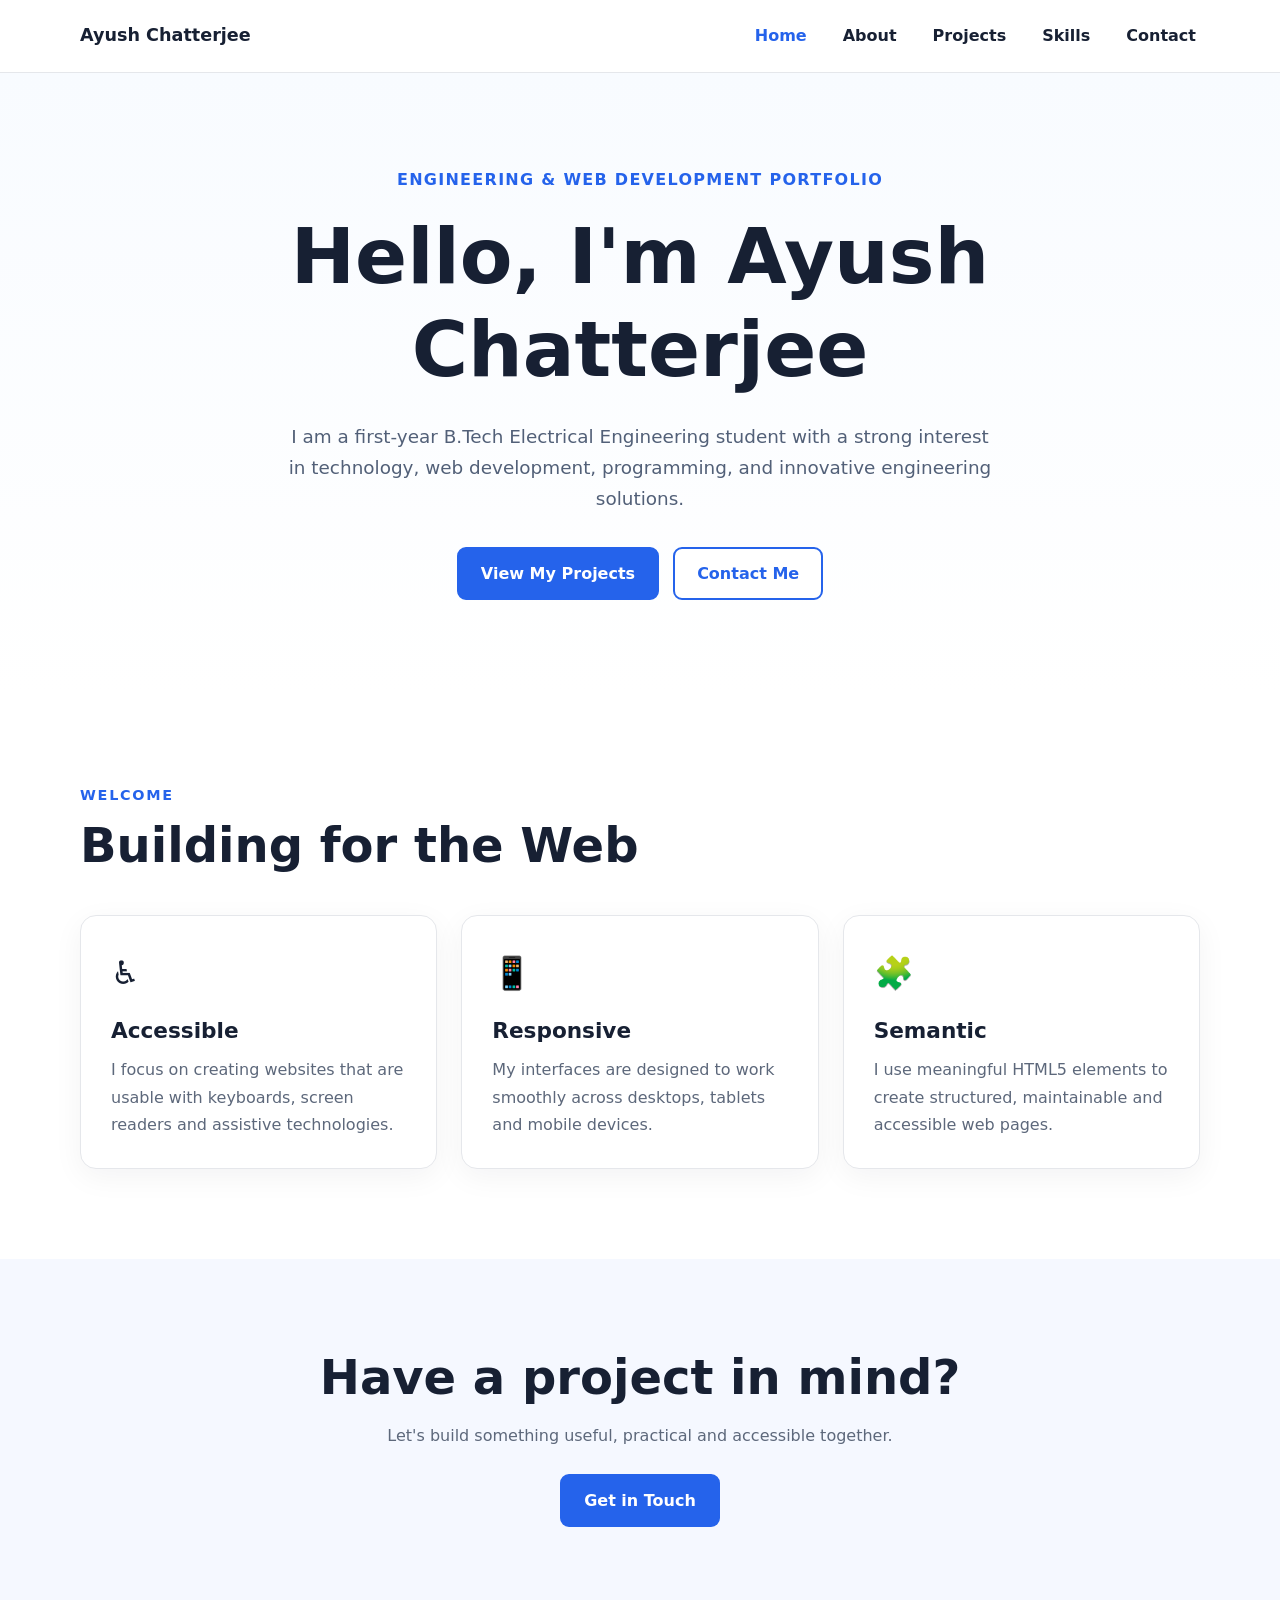
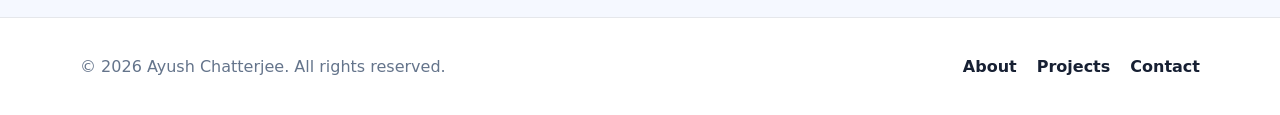
<file: index.html>
<!DOCTYPE html>
<html lang="en">
<head>
    <meta charset="UTF-8">
    <meta name="viewport" content="width=device-width, initial-scale=1.0">

    <title>Ayush Chatterjee | Engineering & Web Development Portfolio</title>

    <meta name="description"
        content="Ayush Chatterjee is a first-year B.Tech Electrical Engineering student interested in web development, technology and innovative engineering solutions.">

    <meta name="robots" content="index, follow">
    <meta name="author" content="Ayush Chatterjee">

    <meta property="og:title" content="Ayush Chatterjee | Portfolio">
    <meta property="og:description"
        content="Engineering student and technology enthusiast building practical digital projects.">
    <meta property="og:type" content="website">

    <link rel="stylesheet" href="style.css">
</head>

<body>

<a class="skip-link" href="#main-content">Skip to main content</a>

<header class="site-header">
    <nav class="navbar" aria-label="Main navigation">
        <div class="nav-container">

            <div class="nav-title">
                <a href="index.html" aria-label="Ayush Chatterjee home">
                    Ayush Chatterjee
                </a>
            </div>

            <button
                class="menu-toggle"
                id="menuToggle"
                type="button"
                aria-label="Open navigation menu"
                aria-expanded="false"
                aria-controls="main-menu">
                ☰
            </button>

            <ul class="nav-menu" id="main-menu">
                <li><a href="index.html" aria-current="page">Home</a></li>
                <li><a href="about.html">About</a></li>
                <li><a href="projects.html">Projects</a></li>
                <li><a href="skills.html">Skills</a></li>
                <li><a href="contact.html">Contact</a></li>
            </ul>

        </div>
    </nav>
</header>

<main id="main-content">

    <section class="hero" aria-labelledby="hero-title">

        <div class="container hero-content">

            <p class="eyebrow">Engineering &amp; Web Development Portfolio</p>

            <h1 id="hero-title">
                Hello, I'm Ayush Chatterjee
            </h1>

            <p class="hero-text">
                I am a first-year B.Tech Electrical Engineering student with
                a strong interest in technology, web development, programming,
                and innovative engineering solutions.
            </p>

            <div class="hero-buttons">
                <a class="button primary-button" href="projects.html">
                    View My Projects
                </a>

                <a class="button secondary-button" href="contact.html">
                    Contact Me
                </a>
            </div>

        </div>

    </section>


    <section class="features section" aria-labelledby="features-title">

        <div class="container">

            <p class="section-label">Welcome</p>

            <h2 id="features-title">Building for the Web</h2>

            <div class="feature-grid">

                <article class="feature-card">
                    <span class="feature-icon" aria-hidden="true">♿</span>

                    <h3>Accessible</h3>

                    <p>
                        I focus on creating websites that are usable with
                        keyboards, screen readers and assistive technologies.
                    </p>
                </article>

                <article class="feature-card">
                    <span class="feature-icon" aria-hidden="true">📱</span>

                    <h3>Responsive</h3>

                    <p>
                        My interfaces are designed to work smoothly across
                        desktops, tablets and mobile devices.
                    </p>
                </article>

                <article class="feature-card">
                    <span class="feature-icon" aria-hidden="true">🧩</span>

                    <h3>Semantic</h3>

                    <p>
                        I use meaningful HTML5 elements to create structured,
                        maintainable and accessible web pages.
                    </p>
                </article>

            </div>

        </div>

    </section>


    <section class="cta-section" aria-labelledby="cta-title">

        <div class="container">

            <h2 id="cta-title">Have a project in mind?</h2>

            <p>
                Let's build something useful, practical and accessible
                together.
            </p>

            <a class="button primary-button" href="contact.html">
                Get in Touch
            </a>

        </div>

    </section>

</main>


<footer class="site-footer">

    <div class="container footer-content">

        <p>
            &copy; 2026 Ayush Chatterjee. All rights reserved.
        </p>

        <nav aria-label="Footer navigation">
            <ul class="footer-links">
                <li><a href="about.html">About</a></li>
                <li><a href="projects.html">Projects</a></li>
                <li><a href="contact.html">Contact</a></li>
            </ul>
        </nav>

    </div>

</footer>

<script src="script.js"></script>

</body>
</html>
</file>
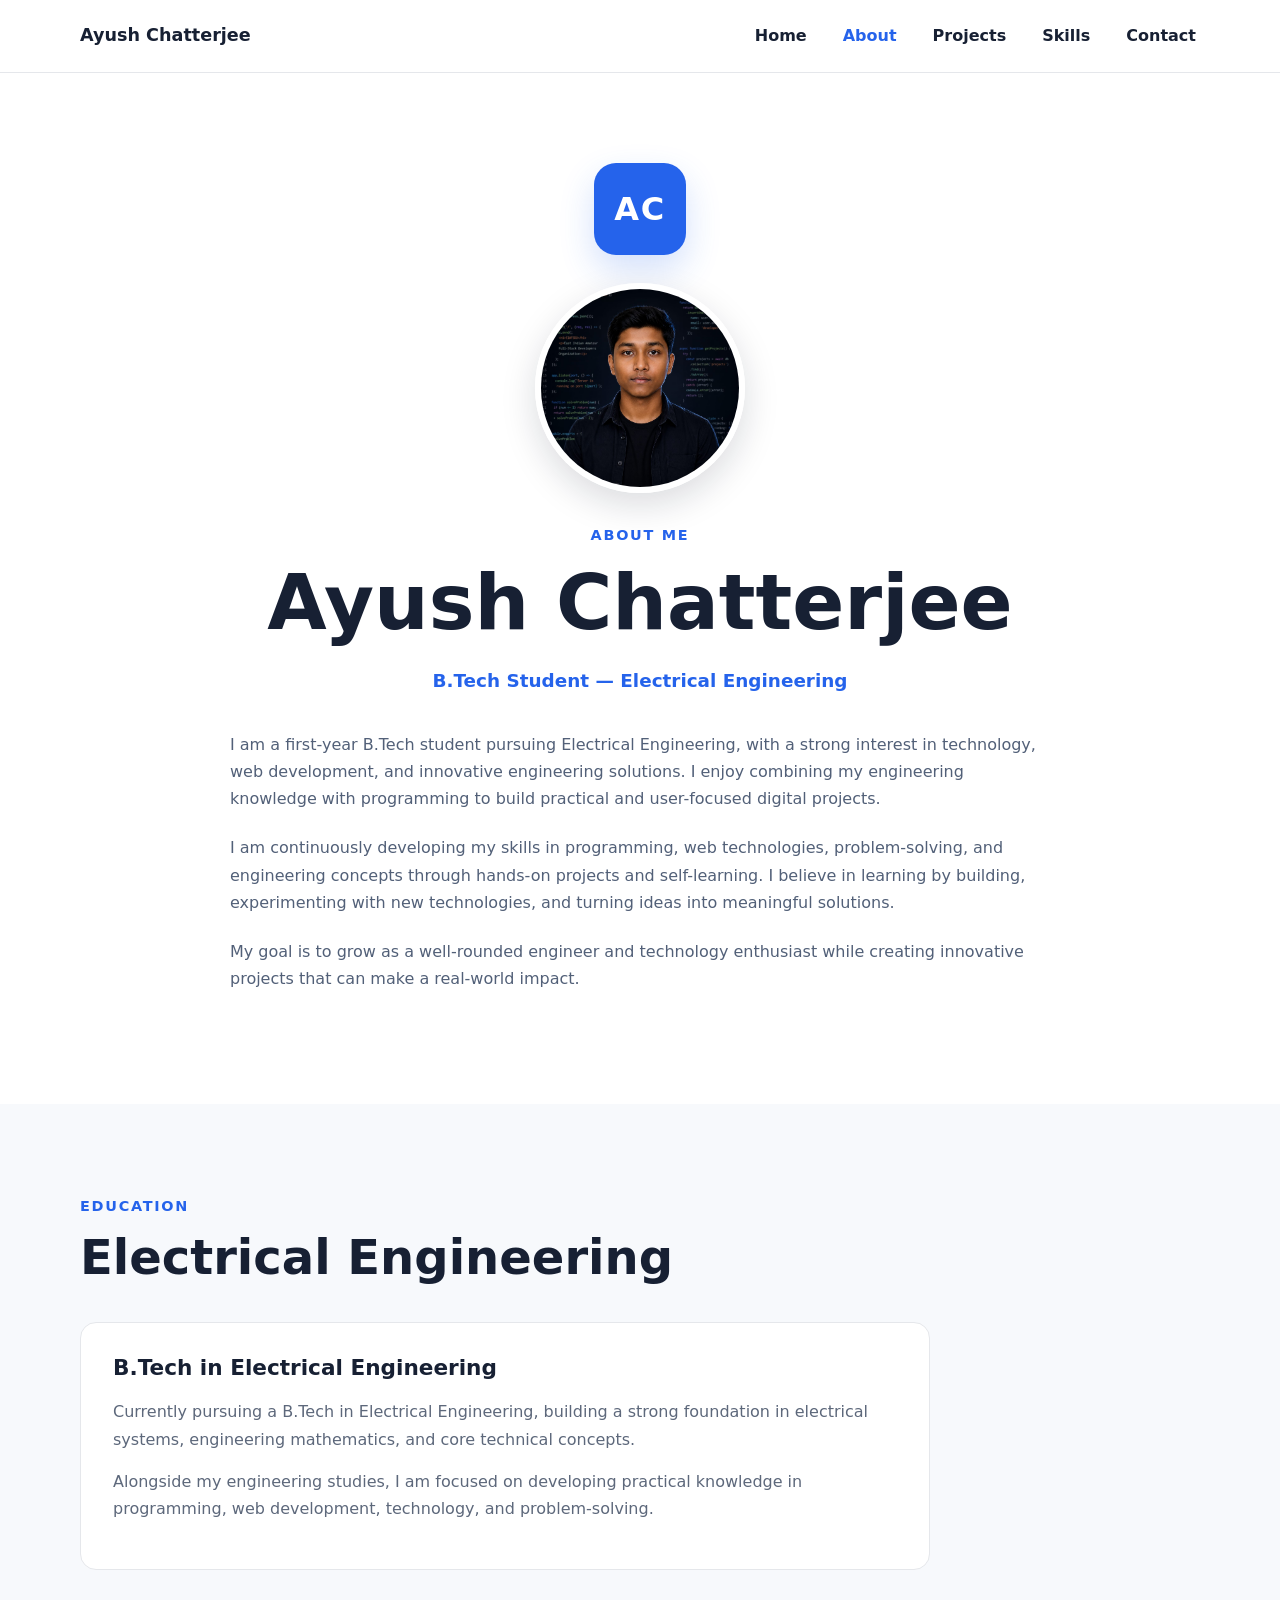
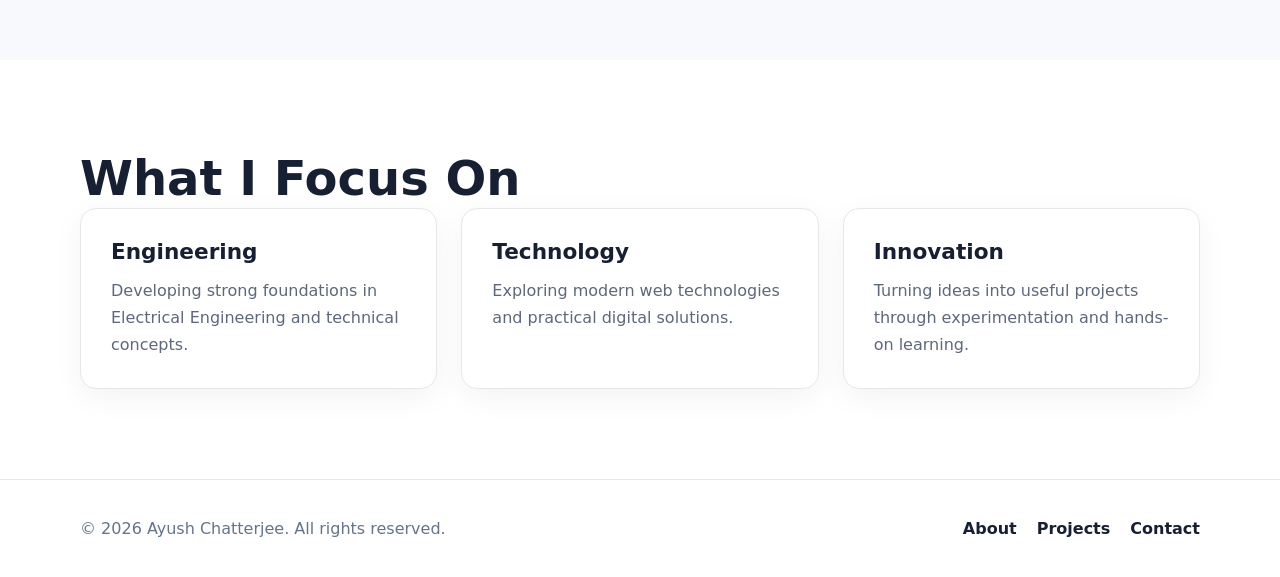
<file: about.html>
<!DOCTYPE html>
<html lang="en">
<head>
    <meta charset="UTF-8">
    <meta name="viewport" content="width=device-width, initial-scale=1.0">

    <title>About Ayush Chatterjee | Electrical Engineering Student</title>

    <meta name="description"
        content="Learn about Ayush Chatterjee, a first-year B.Tech Electrical Engineering student interested in technology, programming and web development.">

    <meta name="robots" content="index, follow">
    <meta name="author" content="Ayush Chatterjee">

    <meta property="og:title" content="About Ayush Chatterjee">
    <meta property="og:description"
        content="Electrical Engineering student and technology enthusiast.">
    <meta property="og:type" content="website">

    <link rel="stylesheet" href="style.css">
</head>

<body>

<a class="skip-link" href="#main-content">Skip to main content</a>

<header class="site-header">

    <nav class="navbar" aria-label="Main navigation">

        <div class="nav-container">

            <div class="nav-title">
                <a href="index.html" aria-label="Ayush Chatterjee home">
                    Ayush Chatterjee
                </a>
            </div>

            <button
                class="menu-toggle"
                id="menuToggle"
                type="button"
                aria-label="Open navigation menu"
                aria-expanded="false"
                aria-controls="main-menu">
                ☰
            </button>

            <ul class="nav-menu" id="main-menu">
                <li><a href="index.html">Home</a></li>
                <li><a href="about.html" aria-current="page">About</a></li>
                <li><a href="projects.html">Projects</a></li>
                <li><a href="skills.html">Skills</a></li>
                <li><a href="contact.html">Contact</a></li>
            </ul>

        </div>

    </nav>

</header>


<main id="main-content">

    <section class="about-hero section" aria-labelledby="about-title">

        <div class="container">

            <!-- Logo is intentionally placed on the About page -->
            <div class="about-logo" aria-label="Ayush Chatterjee logo">
                AC
            </div>

            <div class="profile-image-wrapper">
                <img
                    src="ayush.png"
                    alt="Portrait of Ayush Chatterjee"
                    class="profile-image">
            </div>

            <p class="section-label">About Me</p>

            <h1 id="about-title">Ayush Chatterjee</h1>

            <p class="profile-role">
                B.Tech Student — Electrical Engineering
            </p>

            <div class="about-text">

                <p>
                    I am a first-year B.Tech student pursuing Electrical
                    Engineering, with a strong interest in technology,
                    web development, and innovative engineering solutions.
                    I enjoy combining my engineering knowledge with
                    programming to build practical and user-focused
                    digital projects.
                </p>

                <p>
                    I am continuously developing my skills in programming,
                    web technologies, problem-solving, and engineering
                    concepts through hands-on projects and self-learning.
                    I believe in learning by building, experimenting with
                    new technologies, and turning ideas into meaningful
                    solutions.
                </p>

                <p>
                    My goal is to grow as a well-rounded engineer and
                    technology enthusiast while creating innovative
                    projects that can make a real-world impact.
                </p>

            </div>

        </div>

    </section>


    <section class="education-section section" aria-labelledby="education-title">

        <div class="container">

            <p class="section-label">Education</p>

            <h2 id="education-title">Electrical Engineering</h2>

            <article class="education-card">

                <h3>B.Tech in Electrical Engineering</h3>

                <p>
                    Currently pursuing a B.Tech in Electrical Engineering,
                    building a strong foundation in electrical systems,
                    engineering mathematics, and core technical concepts.
                </p>

                <p>
                    Alongside my engineering studies, I am focused on
                    developing practical knowledge in programming,
                    web development, technology, and problem-solving.
                </p>

            </article>

        </div>

    </section>


    <section class="about-focus section" aria-labelledby="focus-title">

        <div class="container">

            <h2 id="focus-title">What I Focus On</h2>

            <div class="feature-grid">

                <article class="feature-card">
                    <h3>Engineering</h3>
                    <p>
                        Developing strong foundations in Electrical
                        Engineering and technical concepts.
                    </p>
                </article>

                <article class="feature-card">
                    <h3>Technology</h3>
                    <p>
                        Exploring modern web technologies and practical
                        digital solutions.
                    </p>
                </article>

                <article class="feature-card">
                    <h3>Innovation</h3>
                    <p>
                        Turning ideas into useful projects through
                        experimentation and hands-on learning.
                    </p>
                </article>

            </div>

        </div>

    </section>

</main>


<footer class="site-footer">

    <div class="container footer-content">

        <p>
            &copy; 2026 Ayush Chatterjee. All rights reserved.
        </p>

        <nav aria-label="Footer navigation">
            <ul class="footer-links">
                <li><a href="about.html">About</a></li>
                <li><a href="projects.html">Projects</a></li>
                <li><a href="contact.html">Contact</a></li>
            </ul>
        </nav>

    </div>

</footer>

<script src="script.js"></script>

</body>
</html>
</file>
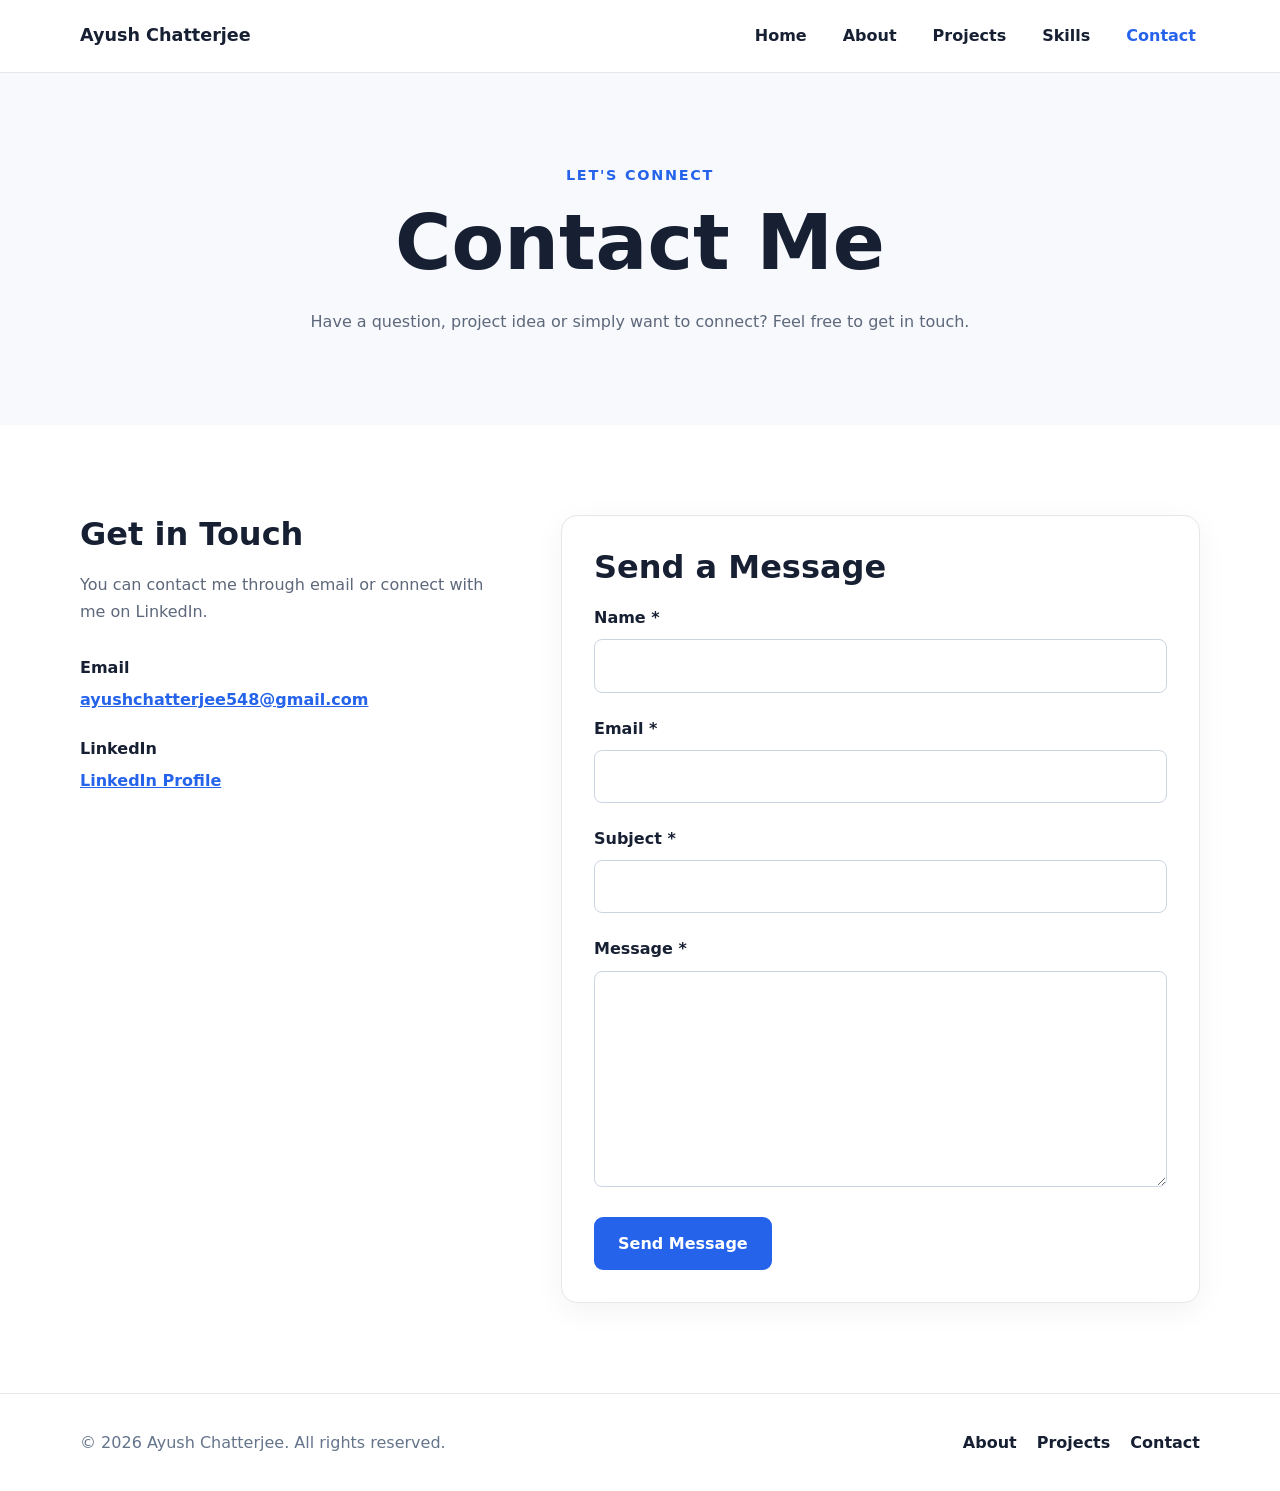
<file: contact.html>
<!DOCTYPE html>
<html lang="en">
<head>
    <meta charset="UTF-8">
    <meta name="viewport" content="width=device-width, initial-scale=1.0">

    <title>Contact Ayush Chatterjee | Portfolio</title>

    <meta name="description"
        content="Contact Ayush Chatterjee through email or LinkedIn, or send a message using the accessible contact form.">

    <meta name="robots" content="index, follow">
    <meta name="author" content="Ayush Chatterjee">

    <link rel="stylesheet" href="style.css">
</head>

<body>

<a class="skip-link" href="#main-content">Skip to main content</a>

<header class="site-header">

    <nav class="navbar" aria-label="Main navigation">

        <div class="nav-container">

            <div class="nav-title">
                <a href="index.html">Ayush Chatterjee</a>
            </div>

            <button
                class="menu-toggle"
                id="menuToggle"
                type="button"
                aria-label="Open navigation menu"
                aria-expanded="false"
                aria-controls="main-menu">
                ☰
            </button>

            <ul class="nav-menu" id="main-menu">
                <li><a href="index.html">Home</a></li>
                <li><a href="about.html">About</a></li>
                <li><a href="projects.html">Projects</a></li>
                <li><a href="skills.html">Skills</a></li>
                <li><a href="contact.html" aria-current="page">Contact</a></li>
            </ul>

        </div>

    </nav>

</header>


<main id="main-content">

    <section class="page-heading section" aria-labelledby="contact-title">

        <div class="container">

            <p class="section-label">Let's Connect</p>

            <h1 id="contact-title">Contact Me</h1>

            <p>
                Have a question, project idea or simply want to connect?
                Feel free to get in touch.
            </p>

        </div>

    </section>


    <section class="contact-section section">

        <div class="container contact-grid">

            <aside class="contact-info" aria-labelledby="contact-info-title">

                <h2 id="contact-info-title">Get in Touch</h2>

                <p>
                    You can contact me through email or connect with me
                    on LinkedIn.
                </p>

                <address>

                    <p>
                        <strong>Email</strong><br>

                        <a href="mailto:ayushchatterjee548@gmail.com">
                            ayushchatterjee548@gmail.com
                        </a>
                    </p>

                    <p>
                        <strong>LinkedIn</strong><br>

                        <a
                            href="https://www.linkedin.com/in/ayush-chatterjee-784559308"
                            target="_blank"
                            rel="noopener noreferrer">
                            LinkedIn Profile
                        </a>
                    </p>

                </address>

            </aside>


            <div class="contact-form-wrapper">

                <h2>Send a Message</h2>

                <form
                    id="contactForm"
                    action="mailto:ayushchatterjee548@gmail.com"
                    method="post"
                    enctype="text/plain">

                    <div class="form-group">

                        <label for="name">
                            Name
                            <span aria-hidden="true">*</span>
                        </label>

                        <input
                            type="text"
                            id="name"
                            name="Name"
                            autocomplete="name"
                            required
                            aria-required="true">

                    </div>


                    <div class="form-group">

                        <label for="email">
                            Email
                            <span aria-hidden="true">*</span>
                        </label>

                        <input
                            type="email"
                            id="email"
                            name="Email"
                            autocomplete="email"
                            required
                            aria-required="true">

                    </div>


                    <div class="form-group">

                        <label for="subject">
                            Subject
                            <span aria-hidden="true">*</span>
                        </label>

                        <input
                            type="text"
                            id="subject"
                            name="Subject"
                            required
                            aria-required="true">

                    </div>


                    <div class="form-group">

                        <label for="message">
                            Message
                            <span aria-hidden="true">*</span>
                        </label>

                        <textarea
                            id="message"
                            name="Message"
                            rows="7"
                            required
                            aria-required="true"></textarea>

                    </div>


                    <button
                        type="submit"
                        class="button primary-button">
                        Send Message
                    </button>

                </form>

            </div>

        </div>

    </section>

</main>


<footer class="site-footer">

    <div class="container footer-content">

        <p>
            &copy; 2026 Ayush Chatterjee. All rights reserved.
        </p>

        <nav aria-label="Footer navigation">
            <ul class="footer-links">
                <li><a href="about.html">About</a></li>
                <li><a href="projects.html">Projects</a></li>
                <li><a href="contact.html">Contact</a></li>
            </ul>
        </nav>

    </div>

</footer>

<script src="script.js"></script>

</body>
</html>
</file>
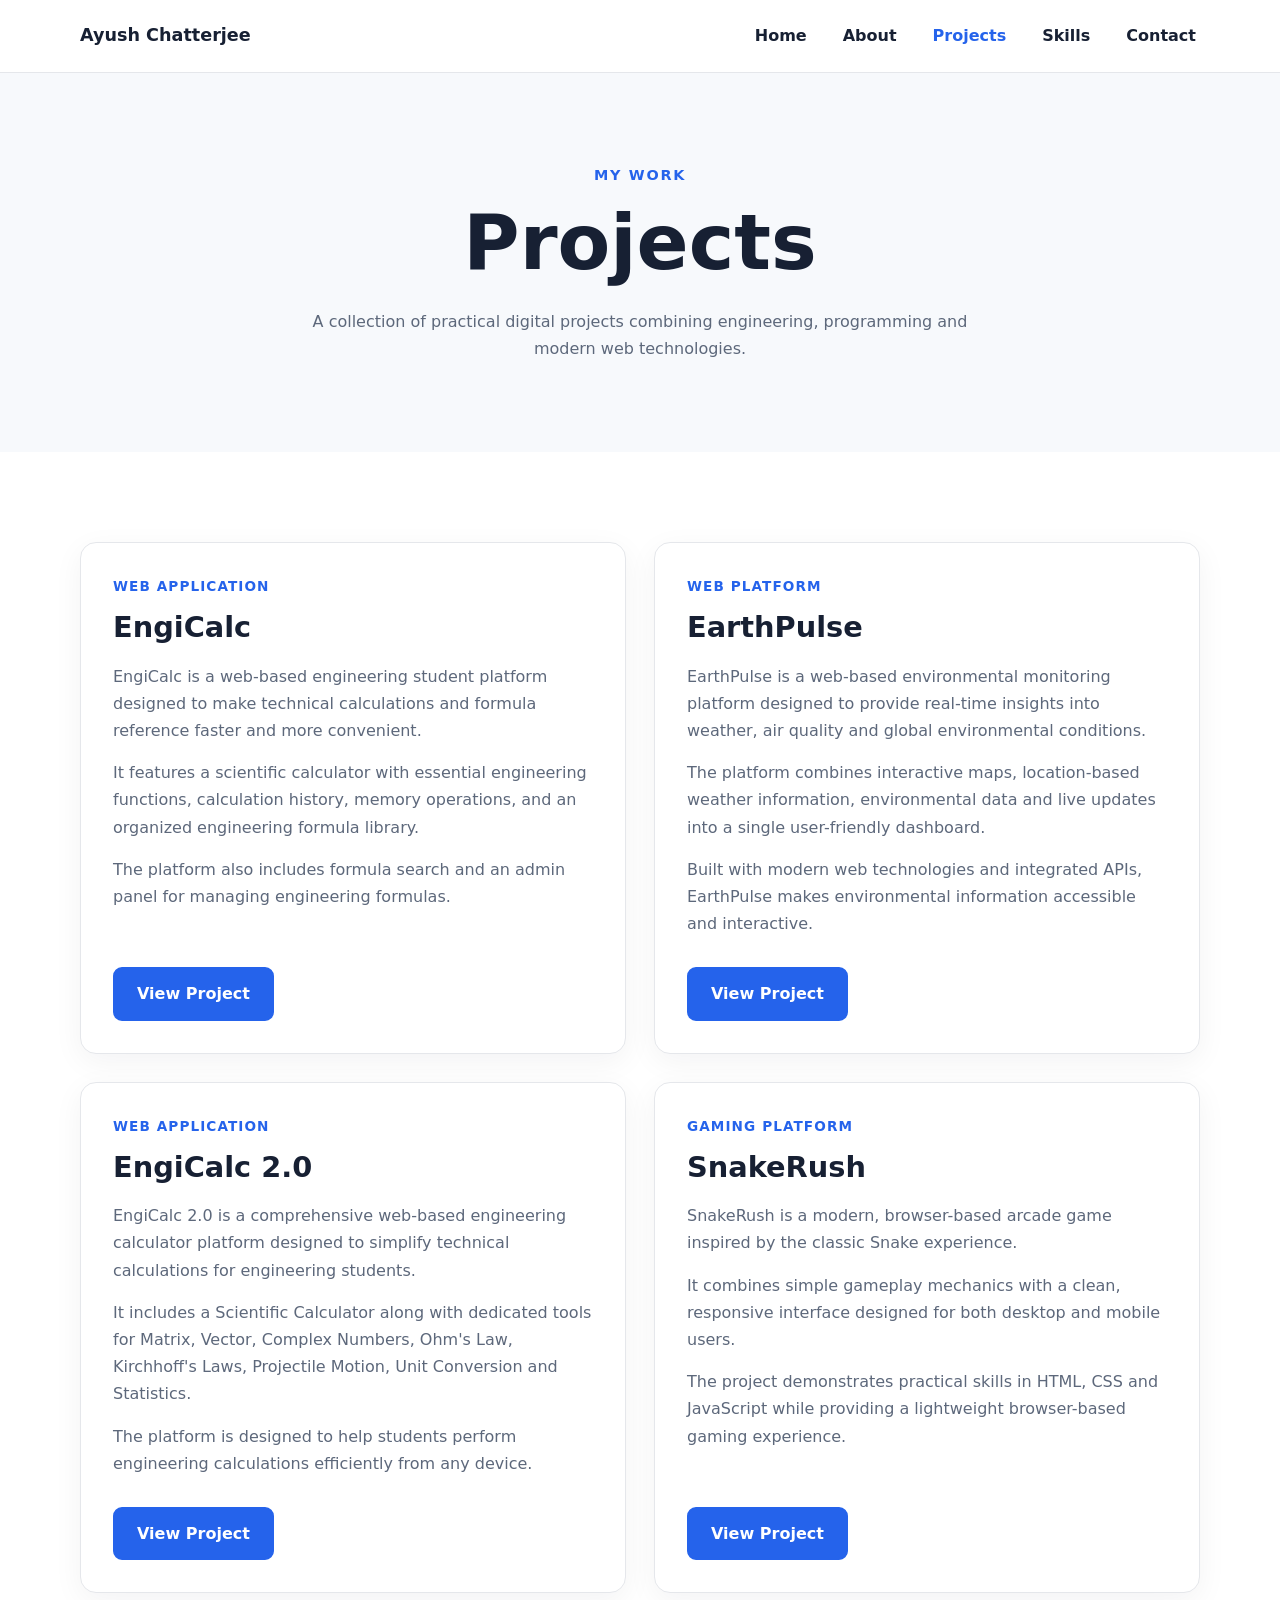
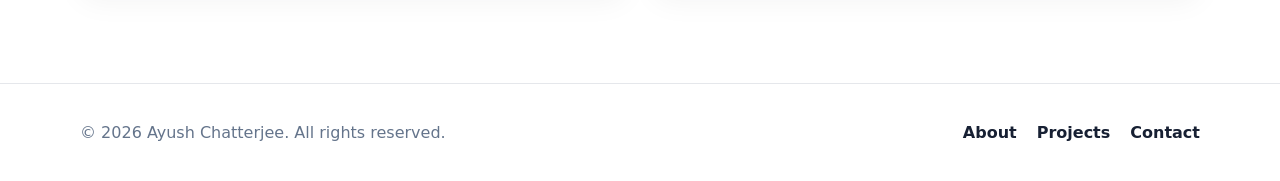
<file: projects.html>
<!DOCTYPE html>
<html lang="en">
<head>
    <meta charset="UTF-8">
    <meta name="viewport" content="width=device-width, initial-scale=1.0">

    <title>Projects | Ayush Chatterjee</title>

    <meta name="description"
        content="Explore web applications, environmental platforms and browser-based projects created by Ayush Chatterjee.">

    <meta name="robots" content="index, follow">
    <meta name="author" content="Ayush Chatterjee">

    <link rel="stylesheet" href="style.css">
</head>

<body>

<a class="skip-link" href="#main-content">Skip to main content</a>

<header class="site-header">

    <nav class="navbar" aria-label="Main navigation">

        <div class="nav-container">

            <div class="nav-title">
                <a href="index.html">Ayush Chatterjee</a>
            </div>

            <button
                class="menu-toggle"
                id="menuToggle"
                type="button"
                aria-label="Open navigation menu"
                aria-expanded="false"
                aria-controls="main-menu">
                ☰
            </button>

            <ul class="nav-menu" id="main-menu">
                <li><a href="index.html">Home</a></li>
                <li><a href="about.html">About</a></li>
                <li><a href="projects.html" aria-current="page">Projects</a></li>
                <li><a href="skills.html">Skills</a></li>
                <li><a href="contact.html">Contact</a></li>
            </ul>

        </div>

    </nav>

</header>


<main id="main-content">

    <section class="page-heading section" aria-labelledby="projects-title">

        <div class="container">

            <p class="section-label">My Work</p>

            <h1 id="projects-title">Projects</h1>

            <p>
                A collection of practical digital projects combining
                engineering, programming and modern web technologies.
            </p>

        </div>

    </section>


    <section class="projects-section section" aria-label="Project list">

        <div class="container">

            <div class="project-grid">

                <article class="project-card">

                    <span class="project-type">Web Application</span>

                    <h2>EngiCalc</h2>

                    <p>
                        EngiCalc is a web-based engineering student platform
                        designed to make technical calculations and formula
                        reference faster and more convenient.
                    </p>

                    <p>
                        It features a scientific calculator with essential
                        engineering functions, calculation history, memory
                        operations, and an organized engineering formula
                        library.
                    </p>

                    <p>
                        The platform also includes formula search and an
                        admin panel for managing engineering formulas.
                    </p>

                    <div class="project-actions">
                        <a
                            class="button primary-button"
                            href="https://ayushchatterjeesource.github.io/EngiCalc/"
                            target="_blank"
                            rel="noopener noreferrer">
                            View Project
                        </a>
                    </div>

                </article>


                <article class="project-card">

                    <span class="project-type">Web Platform</span>

                    <h2>EarthPulse</h2>

                    <p>
                        EarthPulse is a web-based environmental monitoring
                        platform designed to provide real-time insights
                        into weather, air quality and global environmental
                        conditions.
                    </p>

                    <p>
                        The platform combines interactive maps,
                        location-based weather information, environmental
                        data and live updates into a single user-friendly
                        dashboard.
                    </p>

                    <p>
                        Built with modern web technologies and integrated
                        APIs, EarthPulse makes environmental information
                        accessible and interactive.
                    </p>

                    <div class="project-actions">
                        <a
                            class="button primary-button"
                            href="https://ayushchatterjeesource.github.io/EarthPulse/"
                            target="_blank"
                            rel="noopener noreferrer">
                            View Project
                        </a>
                    </div>

                </article>


                <article class="project-card">

                    <span class="project-type">Web Application</span>

                    <h2>EngiCalc 2.0</h2>

                    <p>
                        EngiCalc 2.0 is a comprehensive web-based
                        engineering calculator platform designed to
                        simplify technical calculations for engineering
                        students.
                    </p>

                    <p>
                        It includes a Scientific Calculator along with
                        dedicated tools for Matrix, Vector, Complex
                        Numbers, Ohm's Law, Kirchhoff's Laws, Projectile
                        Motion, Unit Conversion and Statistics.
                    </p>

                    <p>
                        The platform is designed to help students perform
                        engineering calculations efficiently from any
                        device.
                    </p>

                    <div class="project-actions">
                        <a
                            class="button primary-button"
                            href="https://ayushchatterjeesource.github.io/EngiCalc-2.0/"
                            target="_blank"
                            rel="noopener noreferrer">
                            View Project
                        </a>
                    </div>

                </article>


                <article class="project-card">

                    <span class="project-type">Gaming Platform</span>

                    <h2>SnakeRush</h2>

                    <p>
                        SnakeRush is a modern, browser-based arcade game
                        inspired by the classic Snake experience.
                    </p>

                    <p>
                        It combines simple gameplay mechanics with a
                        clean, responsive interface designed for both
                        desktop and mobile users.
                    </p>

                    <p>
                        The project demonstrates practical skills in
                        HTML, CSS and JavaScript while providing a
                        lightweight browser-based gaming experience.
                    </p>

                    <div class="project-actions">
                        <a
                            class="button primary-button"
                            href="https://ayushchatterjeesource.github.io/SnakeRush/"
                            target="_blank"
                            rel="noopener noreferrer">
                            View Project
                        </a>
                    </div>

                </article>

            </div>

        </div>

    </section>

</main>


<footer class="site-footer">

    <div class="container footer-content">

        <p>
            &copy; 2026 Ayush Chatterjee. All rights reserved.
        </p>

        <nav aria-label="Footer navigation">
            <ul class="footer-links">
                <li><a href="about.html">About</a></li>
                <li><a href="projects.html">Projects</a></li>
                <li><a href="contact.html">Contact</a></li>
            </ul>
        </nav>

    </div>

</footer>

<script src="script.js"></script>

</body>
</html>
</file>
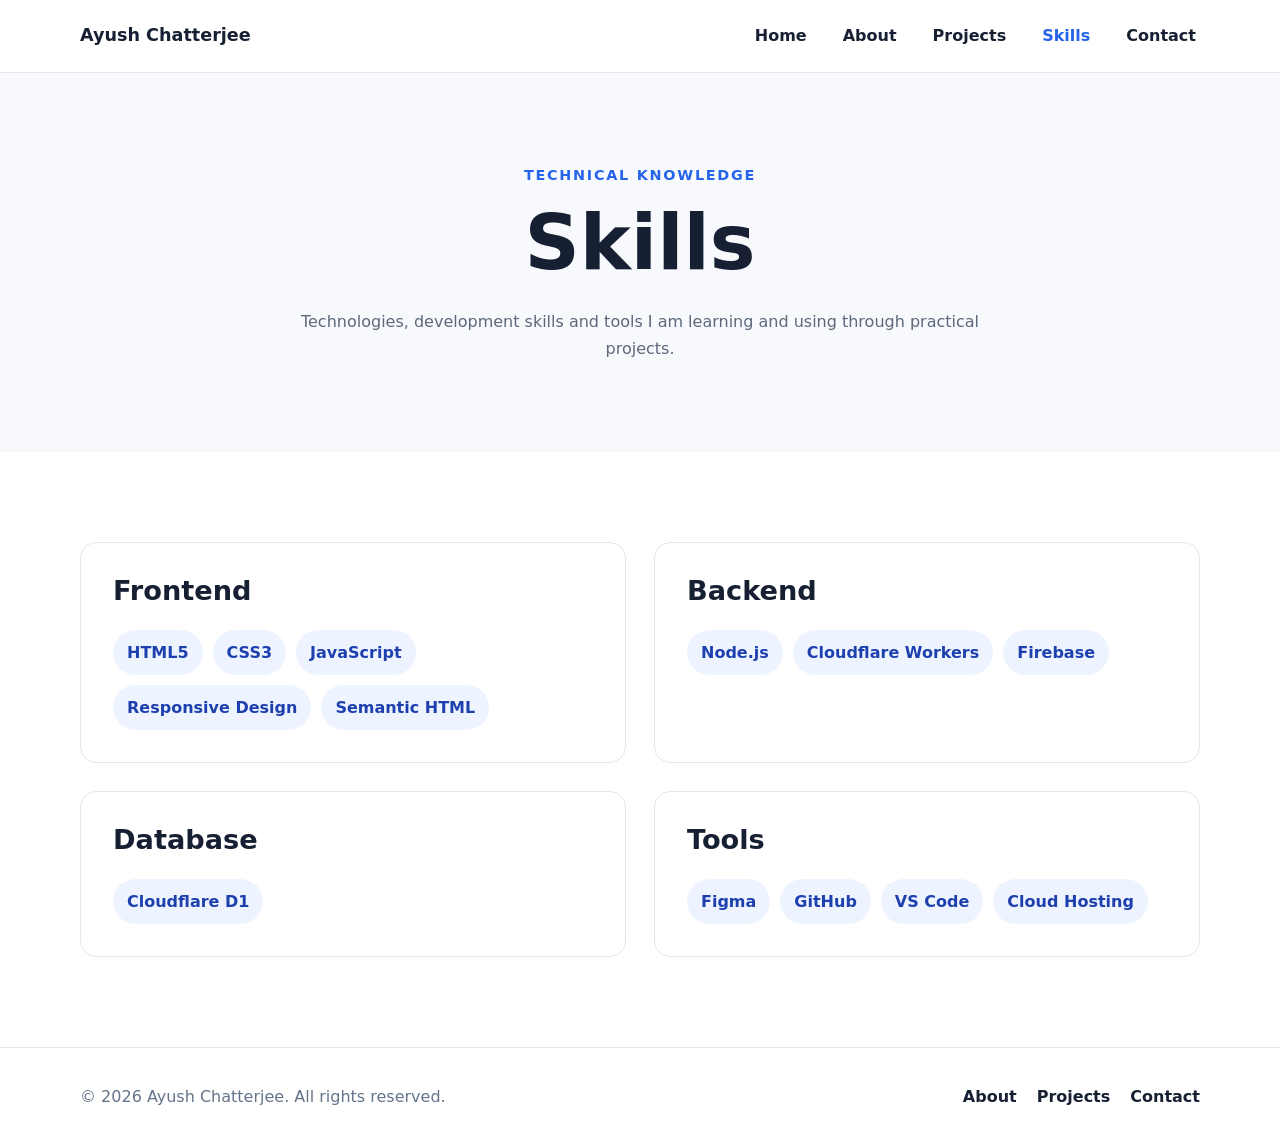
<file: skills.html>
<!DOCTYPE html>
<html lang="en">
<head>
    <meta charset="UTF-8">
    <meta name="viewport" content="width=device-width, initial-scale=1.0">

    <title>Skills | Ayush Chatterjee</title>

    <meta name="description"
        content="Technical skills of Ayush Chatterjee including HTML5, CSS3, JavaScript, Node.js, Cloudflare Workers, Firebase, GitHub and development tools.">

    <meta name="robots" content="index, follow">
    <meta name="author" content="Ayush Chatterjee">

    <link rel="stylesheet" href="style.css">
</head>

<body>

<a class="skip-link" href="#main-content">Skip to main content</a>

<header class="site-header">

    <nav class="navbar" aria-label="Main navigation">

        <div class="nav-container">

            <div class="nav-title">
                <a href="index.html">Ayush Chatterjee</a>
            </div>

            <button
                class="menu-toggle"
                id="menuToggle"
                type="button"
                aria-label="Open navigation menu"
                aria-expanded="false"
                aria-controls="main-menu">
                ☰
            </button>

            <ul class="nav-menu" id="main-menu">
                <li><a href="index.html">Home</a></li>
                <li><a href="about.html">About</a></li>
                <li><a href="projects.html">Projects</a></li>
                <li><a href="skills.html" aria-current="page">Skills</a></li>
                <li><a href="contact.html">Contact</a></li>
            </ul>

        </div>

    </nav>

</header>


<main id="main-content">

    <section class="page-heading section" aria-labelledby="skills-title">

        <div class="container">

            <p class="section-label">Technical Knowledge</p>

            <h1 id="skills-title">Skills</h1>

            <p>
                Technologies, development skills and tools I am learning
                and using through practical projects.
            </p>

        </div>

    </section>


    <section class="skills-section section">

        <div class="container">

            <div class="skills-grid">

                <article class="skill-card">

                    <h2>Frontend</h2>

                    <ul class="skill-list">
                        <li>HTML5</li>
                        <li>CSS3</li>
                        <li>JavaScript</li>
                        <li>Responsive Design</li>
                        <li>Semantic HTML</li>
                    </ul>

                </article>


                <article class="skill-card">

                    <h2>Backend</h2>

                    <ul class="skill-list">
                        <li>Node.js</li>
                        <li>Cloudflare Workers</li>
                        <li>Firebase</li>
                    </ul>

                </article>


                <article class="skill-card">

                    <h2>Database</h2>

                    <ul class="skill-list">
                        <li>Cloudflare D1</li>
                    </ul>

                </article>


                <article class="skill-card">

                    <h2>Tools</h2>

                    <ul class="skill-list">
                        <li>Figma</li>
                        <li>GitHub</li>
                        <li>VS Code</li>
                        <li>Cloud Hosting</li>
                    </ul>

                </article>

            </div>

        </div>

    </section>

</main>


<footer class="site-footer">

    <div class="container footer-content">

        <p>
            &copy; 2026 Ayush Chatterjee. All rights reserved.
        </p>

        <nav aria-label="Footer navigation">
            <ul class="footer-links">
                <li><a href="about.html">About</a></li>
                <li><a href="projects.html">Projects</a></li>
                <li><a href="contact.html">Contact</a></li>
            </ul>
        </nav>

    </div>

</footer>

<script src="script.js"></script>

</body>
</html>
</file>
<file: style.css>
* {
    box-sizing: border-box;
    margin: 0;
    padding: 0;
}

html {
    scroll-behavior: smooth;
}

body {
    font-family:
        Inter,
        system-ui,
        -apple-system,
        BlinkMacSystemFont,
        "Segoe UI",
        sans-serif;

    line-height: 1.7;
    background: #ffffff;
    color: #172033;
}

a {
    color: inherit;
}

img {
    max-width: 100%;
    display: block;
}

button,
input,
textarea {
    font: inherit;
}

button,
a {
    -webkit-tap-highlight-color: transparent;
}


/* =========================
   ACCESSIBILITY
========================= */

.skip-link {
    position: fixed;
    top: -100px;
    left: 20px;
    z-index: 9999;

    padding: 12px 18px;

    background: #111827;
    color: #ffffff;

    text-decoration: none;
    border-radius: 8px;
}

.skip-link:focus {
    top: 20px;
}

:focus-visible {
    outline: 3px solid #2563eb;
    outline-offset: 4px;
}


/* =========================
   GLOBAL
========================= */

.container {
    width: min(1120px, 92%);
    margin-inline: auto;
}

.section {
    padding: 90px 0;
}

.section-label {
    margin-bottom: 10px;

    color: #2563eb;

    font-size: 0.9rem;
    font-weight: 800;
    letter-spacing: 0.12em;
    text-transform: uppercase;
}

h1,
h2,
h3 {
    line-height: 1.2;
}

h1 {
    font-size: clamp(2.5rem, 7vw, 4.8rem);
}

h2 {
    font-size: clamp(2rem, 4vw, 3rem);
}

h3 {
    font-size: 1.35rem;
}


/* =========================
   HEADER
========================= */

.site-header {
    position: sticky;
    top: 0;
    z-index: 1000;

    background: rgba(255, 255, 255, 0.96);
    border-bottom: 1px solid #e5e7eb;
}

.nav-container {
    width: min(1120px, 92%);
    min-height: 72px;
    margin-inline: auto;

    display: flex;
    align-items: center;
    justify-content: space-between;
    gap: 20px;
}

.nav-title a {
    font-size: 1.1rem;
    font-weight: 800;
    text-decoration: none;
}

.nav-menu {
    list-style: none;

    display: flex;
    align-items: center;
    gap: 28px;
}

.nav-menu a {
    padding: 8px 4px;

    font-weight: 600;
    text-decoration: none;

    border-radius: 5px;
}

.nav-menu a:hover {
    text-decoration: underline;
    text-underline-offset: 5px;
}

.nav-menu a[aria-current="page"] {
    color: #2563eb;
}

.menu-toggle {
    display: none;

    padding: 8px 12px;

    border: 1px solid #d1d5db;
    border-radius: 8px;

    background: #ffffff;
    cursor: pointer;
}


/* =========================
   HERO
========================= */

.hero {
    min-height: 620px;

    display: grid;
    place-items: center;

    text-align: center;

    background:
        linear-gradient(
            180deg,
            #f8fbff 0%,
            #ffffff 100%
        );
}

.hero-content {
    max-width: 850px;
}

.eyebrow {
    margin-bottom: 18px;

    color: #2563eb;

    font-weight: 800;
    letter-spacing: 0.08em;
    text-transform: uppercase;
}

.hero h1 {
    margin-bottom: 25px;
}

.hero-text {
    max-width: 720px;
    margin: 0 auto 32px;

    color: #526078;
    font-size: 1.15rem;
}

.hero-buttons {
    display: flex;
    justify-content: center;
    flex-wrap: wrap;
    gap: 14px;
}


/* =========================
   BUTTONS
========================= */

.button {
    display: inline-flex;
    align-items: center;
    justify-content: center;

    min-height: 48px;
    padding: 11px 22px;

    border-radius: 9px;

    font-weight: 750;
    text-decoration: none;

    cursor: pointer;

    transition:
        transform 0.2s ease,
        box-shadow 0.2s ease;
}

.button:hover {
    transform: translateY(-2px);
}

.primary-button {
    background: #2563eb;
    color: #ffffff;
    border: 2px solid #2563eb;
}

.secondary-button {
    background: #ffffff;
    color: #2563eb;
    border: 2px solid #2563eb;
}


/* =========================
   FEATURES
========================= */

.features {
    background: #ffffff;
}

.features h2 {
    margin-bottom: 40px;
}

.feature-grid {
    display: grid;
    grid-template-columns: repeat(3, 1fr);
    gap: 24px;
}

.feature-card {
    padding: 30px;

    border: 1px solid #e5e7eb;
    border-radius: 16px;

    background: #ffffff;

    box-shadow:
        0 8px 30px rgba(15, 23, 42, 0.05);
}

.feature-icon {
    display: block;

    margin-bottom: 18px;

    font-size: 2rem;
}

.feature-card h3 {
    margin-bottom: 12px;
}

.feature-card p {
    color: #5d687b;
}


/* =========================
   CTA
========================= */

.cta-section {
    padding: 90px 0;

    text-align: center;

    background: #f5f8ff;
}

.cta-section h2 {
    margin-bottom: 15px;
}

.cta-section p {
    margin-bottom: 25px;
    color: #5d687b;
}


/* =========================
   PAGE HEADING
========================= */

.page-heading {
    text-align: center;

    background: #f7f9fc;
}

.page-heading h1 {
    margin-bottom: 18px;
}

.page-heading p:last-child {
    max-width: 720px;
    margin-inline: auto;

    color: #5d687b;
}


/* =========================
   ABOUT
========================= */

.about-hero {
    text-align: center;
}

.about-logo {
    width: 92px;
    height: 92px;

    margin: 0 auto 28px;

    display: grid;
    place-items: center;

    border-radius: 22px;

    background: #2563eb;
    color: #ffffff;

    font-size: 2rem;
    font-weight: 900;

    letter-spacing: 0.05em;

    box-shadow:
        0 15px 35px rgba(37, 99, 235, 0.2);
}

.profile-image-wrapper {
    width: 210px;
    height: 210px;

    margin: 0 auto 30px;

    border-radius: 50%;

    overflow: hidden;

    border: 6px solid #ffffff;

    box-shadow:
        0 12px 35px rgba(15, 23, 42, 0.15);
}

.profile-image {
    width: 100%;
    height: 100%;

    object-fit: cover;
}

.profile-role {
    margin: 15px 0 35px;

    color: #2563eb;

    font-size: 1.15rem;
    font-weight: 750;
}

.about-text {
    max-width: 820px;
    margin-inline: auto;

    text-align: left;
}

.about-text p {
    margin-bottom: 22px;
    color: #526078;
}

.education-section {
    background: #f7f9fc;
}

.education-card {
    max-width: 850px;

    margin-top: 35px;
    padding: 32px;

    border: 1px solid #e5e7eb;
    border-radius: 16px;

    background: #ffffff;
}

.education-card h3 {
    margin-bottom: 18px;
}

.education-card p {
    margin-bottom: 15px;
    color: #5d687b;
}


/* =========================
   PROJECTS
========================= */

.projects-section {
    background: #ffffff;
}

.project-grid {
    display: grid;
    grid-template-columns: repeat(2, 1fr);
    gap: 28px;
}

.project-card {
    padding: 32px;

    display: flex;
    flex-direction: column;

    border: 1px solid #e5e7eb;
    border-radius: 16px;

    background: #ffffff;

    box-shadow:
        0 8px 30px rgba(15, 23, 42, 0.05);
}

.project-type {
    margin-bottom: 12px;

    color: #2563eb;

    font-size: 0.85rem;
    font-weight: 800;

    text-transform: uppercase;
    letter-spacing: 0.08em;
}

.project-card h2 {
    margin-bottom: 18px;

    font-size: 1.8rem;
}

.project-card p {
    margin-bottom: 15px;

    color: #5d687b;
}

.project-actions {
    margin-top: auto;
    padding-top: 15px;
}


/* =========================
   SKILLS
========================= */

.skills-section {
    background: #ffffff;
}

.skills-grid {
    display: grid;
    grid-template-columns: repeat(2, 1fr);
    gap: 28px;
}

.skill-card {
    padding: 32px;

    border: 1px solid #e5e7eb;
    border-radius: 16px;

    background: #ffffff;
}

.skill-card h2 {
    margin-bottom: 22px;

    font-size: 1.7rem;
}

.skill-list {
    list-style: none;

    display: flex;
    flex-wrap: wrap;
    gap: 10px;
}

.skill-list li {
    padding: 9px 14px;

    border-radius: 999px;

    background: #eef4ff;
    color: #1e40af;

    font-weight: 650;
}


/* =========================
   CONTACT
========================= */

.contact-section {
    background: #ffffff;
}

.contact-grid {
    display: grid;
    grid-template-columns: 0.8fr 1.2fr;
    gap: 55px;
    align-items: start;
}

.contact-info h2,
.contact-form-wrapper h2 {
    margin-bottom: 18px;

    font-size: 2rem;
}

.contact-info > p {
    margin-bottom: 28px;
    color: #5d687b;
}

address {
    font-style: normal;
}

address p {
    margin-bottom: 22px;
}

address strong {
    display: inline-block;
    margin-bottom: 5px;
}

address a {
    color: #2563eb;
    font-weight: 650;
}

.contact-form-wrapper {
    padding: 32px;

    border: 1px solid #e5e7eb;
    border-radius: 16px;

    background: #ffffff;

    box-shadow:
        0 8px 30px rgba(15, 23, 42, 0.05);
}

.form-group {
    margin-bottom: 22px;
}

.form-group label {
    display: block;

    margin-bottom: 8px;

    font-weight: 700;
}

.form-group input,
.form-group textarea {
    width: 100%;

    padding: 12px 14px;

    border: 1px solid #cbd5e1;
    border-radius: 8px;

    background: #ffffff;
    color: #172033;
}

.form-group textarea {
    resize: vertical;
    min-height: 150px;
}

.form-group input:focus,
.form-group textarea:focus {
    border-color: #2563eb;
}


/* =========================
   FOOTER
========================= */

.site-footer {
    padding: 35px 0;

    border-top: 1px solid #e5e7eb;

    background: #ffffff;
}

.footer-content {
    display: flex;
    align-items: center;
    justify-content: space-between;
    gap: 20px;
}

.footer-content p {
    color: #64748b;
}

.footer-links {
    list-style: none;

    display: flex;
    gap: 20px;
}

.footer-links a {
    font-weight: 650;
    text-decoration: none;
}

.footer-links a:hover {
    text-decoration: underline;
}


/* =========================
   RESPONSIVE
========================= */

@media (max-width: 800px) {

    .menu-toggle {
        display: block;
    }

    .nav-menu {
        display: none;

        position: absolute;
        top: 72px;
        left: 0;
        right: 0;

        padding: 18px 6%;

        flex-direction: column;
        align-items: stretch;
        gap: 4px;

        background: #ffffff;
        border-bottom: 1px solid #e5e7eb;

        box-shadow:
            0 12px 25px rgba(15, 23, 42, 0.08);
    }

    .nav-menu.open {
        display: flex;
    }

    .nav-menu a {
        display: block;
        padding: 12px;
    }

    .feature-grid,
    .project-grid,
    .skills-grid,
    .contact-grid {
        grid-template-columns: 1fr;
    }

    .hero {
        min-height: 560px;
    }

    .section {
        padding: 70px 0;
    }

    .footer-content {
        flex-direction: column;
        text-align: center;
    }

    .footer-links {
        justify-content: center;
        flex-wrap: wrap;
    }
}


@media (max-width: 500px) {

    .hero-buttons {
        flex-direction: column;
    }

    .hero-buttons .button {
        width: 100%;
    }

    .project-card,
    .skill-card,
    .feature-card,
    .contact-form-wrapper,
    .education-card {
        padding: 24px;
    }

    .profile-image-wrapper {
        width: 175px;
        height: 175px;
    }

}
</file>
